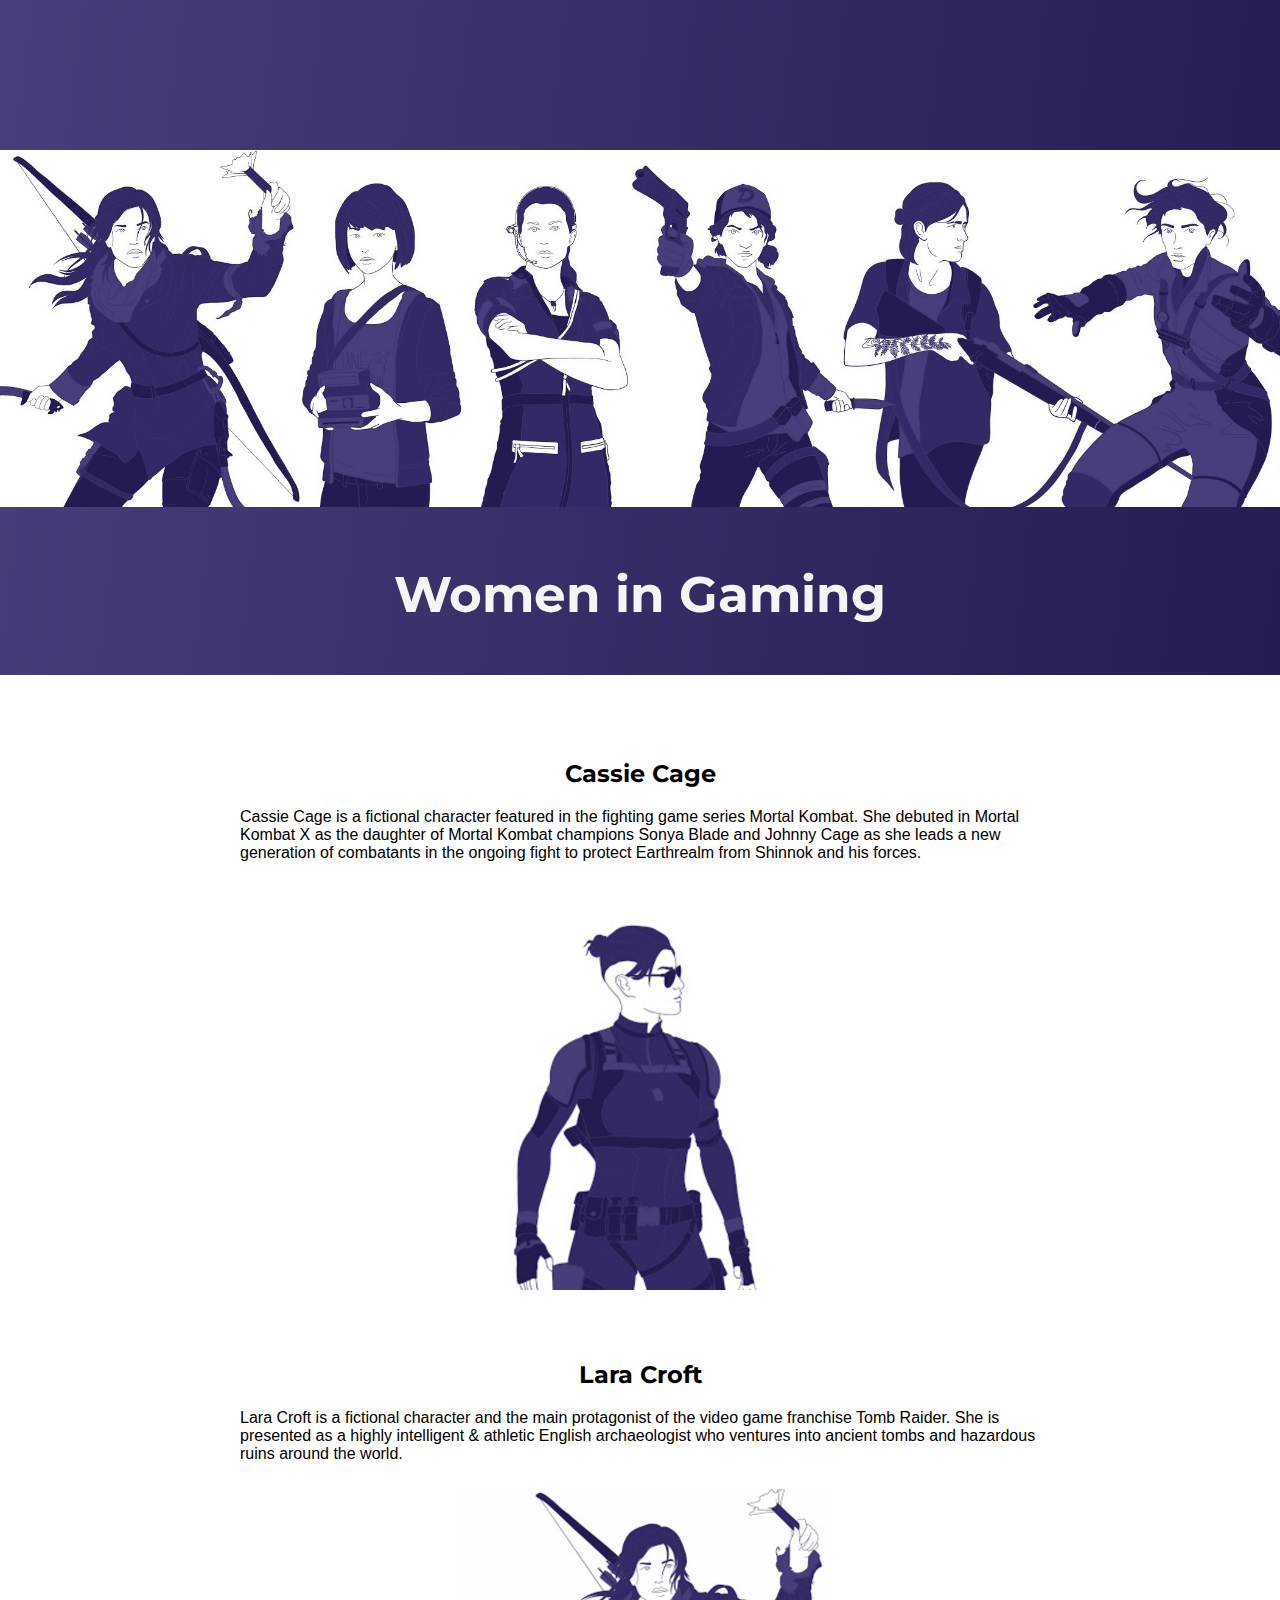
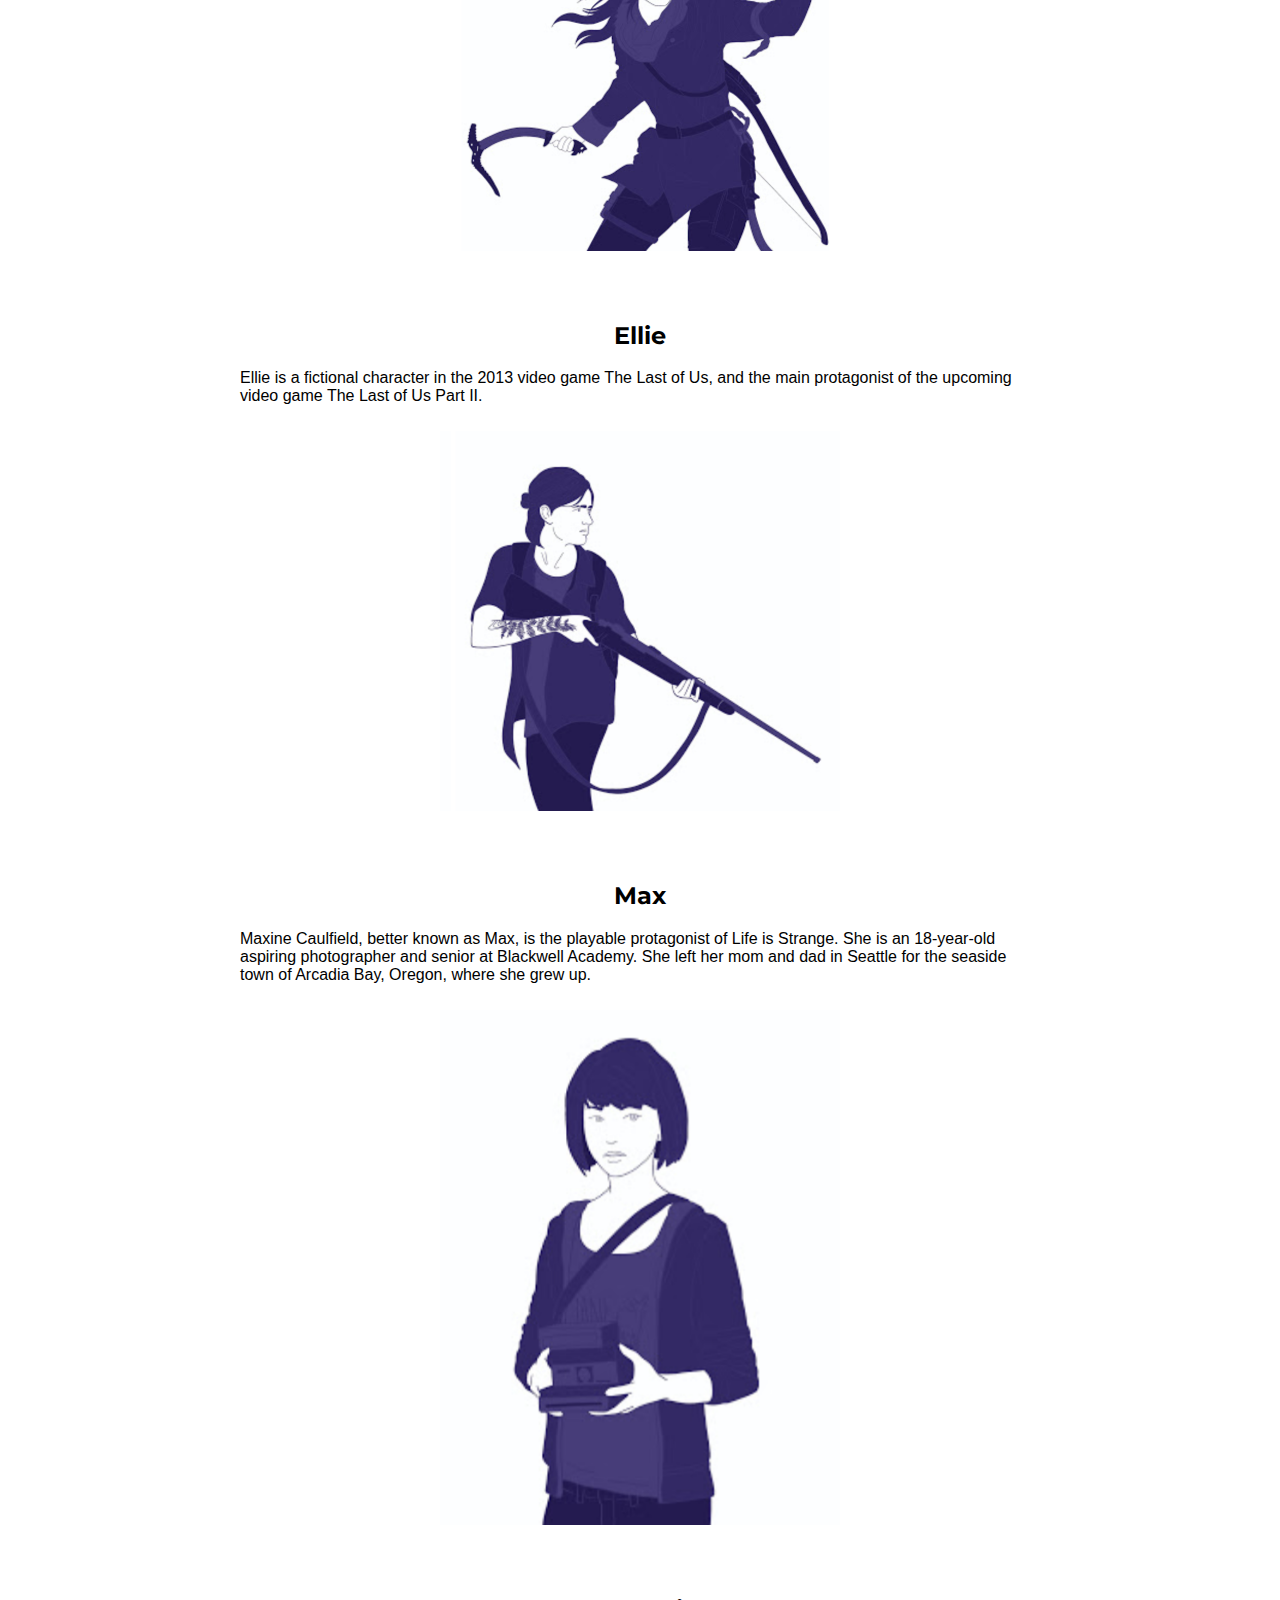
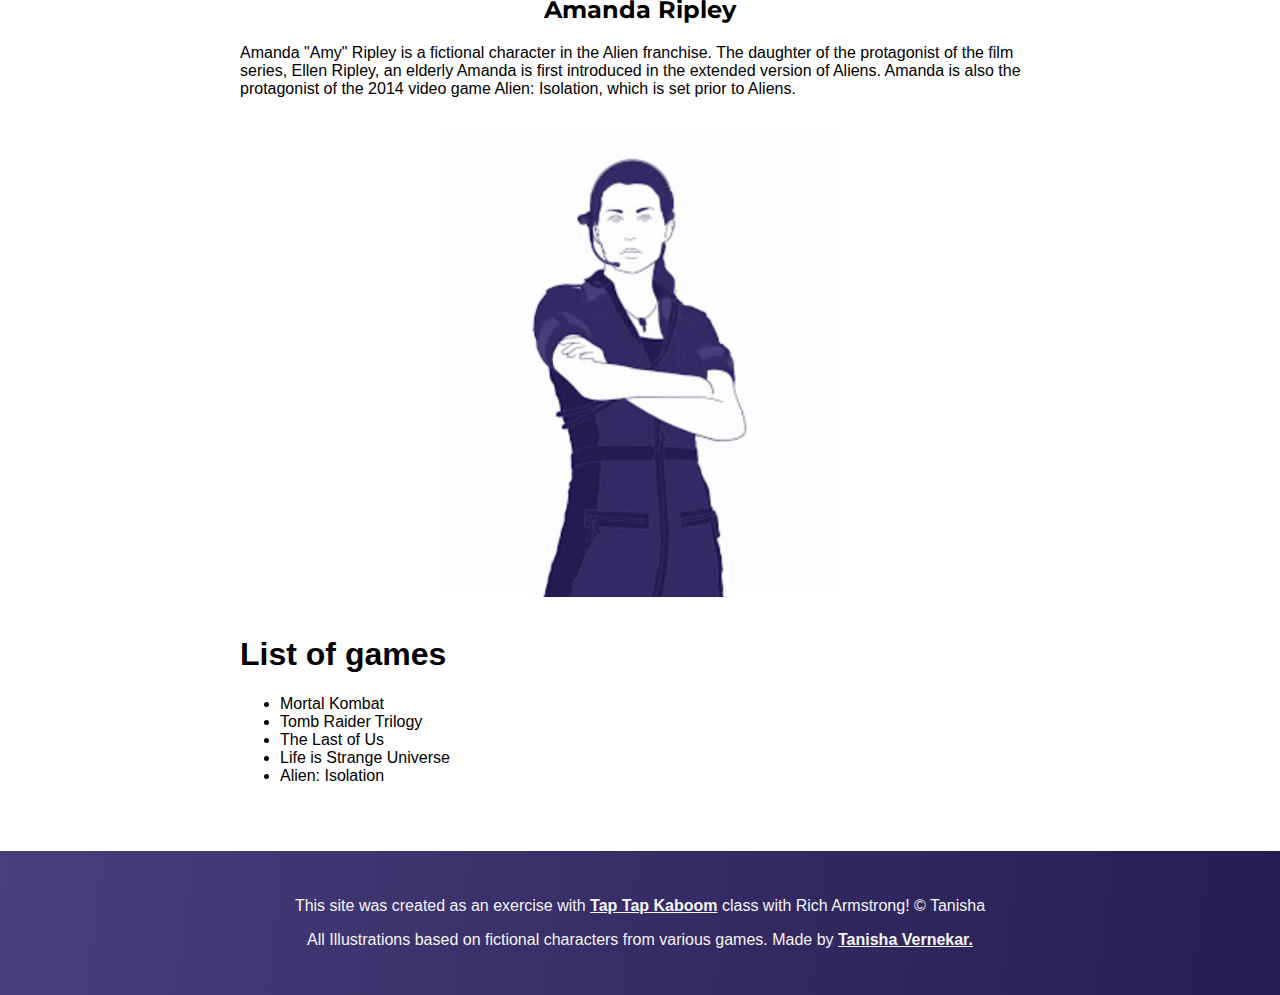
<file: index.html>
<!DOCTYPE html>
<html>
    <head>
        <title>Women in Gaming</title>
        <link rel="icon" href="img/favicon.JPG">
        <link href="https://fonts.googleapis.com/css?family=Montserrat:700&display=swap" rel="stylesheet">
        <link rel="stylesheet" type="text/css" href="css/hero.css"
    </head>
 <body>
     <!-- Header Element-->
     <header>
            <img src="img/wide_compiled.JPG">
            <h1>Women in Gaming</h1>
     </header>
     <!-- Main Element -->
     <main>
        <!--<h2>Featured</h2>
         <p>Illustrations of some of the inspiring women in gaming culture</p>
         <p>Badassery at its best!!</p> --> 
        
         <!-- <hr class="new1"> -->
         <h2>Cassie Cage</h2>
         <p>Cassie Cage is a fictional character featured in the fighting game series Mortal Kombat. She debuted in Mortal Kombat X as the daughter of Mortal Kombat champions Sonya Blade and Johnny Cage as she leads a new generation of combatants in the ongoing fight to protect Earthrealm from Shinnok and his forces.</p>
         <img src="img/cassie-bw.png" class="center">

         <!-- <hr class="new1"> -->
         <h2>Lara Croft</h2>
         <p>Lara Croft is a fictional character and the main protagonist of the video game franchise Tomb Raider. She is presented as a highly intelligent & athletic English archaeologist who ventures into ancient tombs and hazardous ruins around the world.</p>
         <img src="img/lara-bw.png" class="center">

         <!-- <hr class="new1"> -->
         <h2>Ellie</h2>
         <p>Ellie is a fictional character in the 2013 video game The Last of Us, and the main protagonist of the upcoming video game The Last of Us Part II.</p>
         <img src="img/ellie-bw.png" class="center">

         <!-- <hr class="new1"> -->
         <h2>Max</h2>
         <p>Maxine Caulfield, better known as Max, is the playable protagonist of Life is Strange. She is an 18-year-old aspiring photographer and senior at Blackwell Academy. She left her mom and dad in Seattle for the seaside town of Arcadia Bay, Oregon, where she grew up.</p>
         <img src="img/max-bw.png" class="center">

         <!-- <hr class="new1"> -->
         <h2>Amanda Ripley</h2>
         <p>Amanda "Amy" Ripley is a fictional character in the Alien franchise. The daughter of the protagonist of the film series, Ellen Ripley, an elderly Amanda is first introduced in the extended version of Aliens. Amanda is also the protagonist of the 2014 video game Alien: Isolation, which is set prior to Aliens.</p>
         <img src="img/amanda-bw.png" class="center">

         <!-- <hr class="new1"> -->
         <br>
         
         <h1>List of games</h1>
         <ul>
             <li>Mortal Kombat</li>
             <li>Tomb Raider Trilogy</li>
             <li>The Last of Us</li>
             <li>Life is Strange Universe</li>
             <li>Alien: Isolation</li>
         </ul>

     </main>

     <!-- Footer Element -->
     <footer>
         <p>This site was created as an exercise with <a href="https://taptapkaboom.com/" target="_blank">Tap Tap Kaboom</a> class with Rich Armstrong! &copy; Tanisha</p>
         <p>All Illustrations based on fictional characters from various games. Made by <a href="https://www.behance.net/tanishavernekar/" target="_blank">Tanisha Vernekar.</a> </p>
     </footer>
 </body>
</html>
</file>
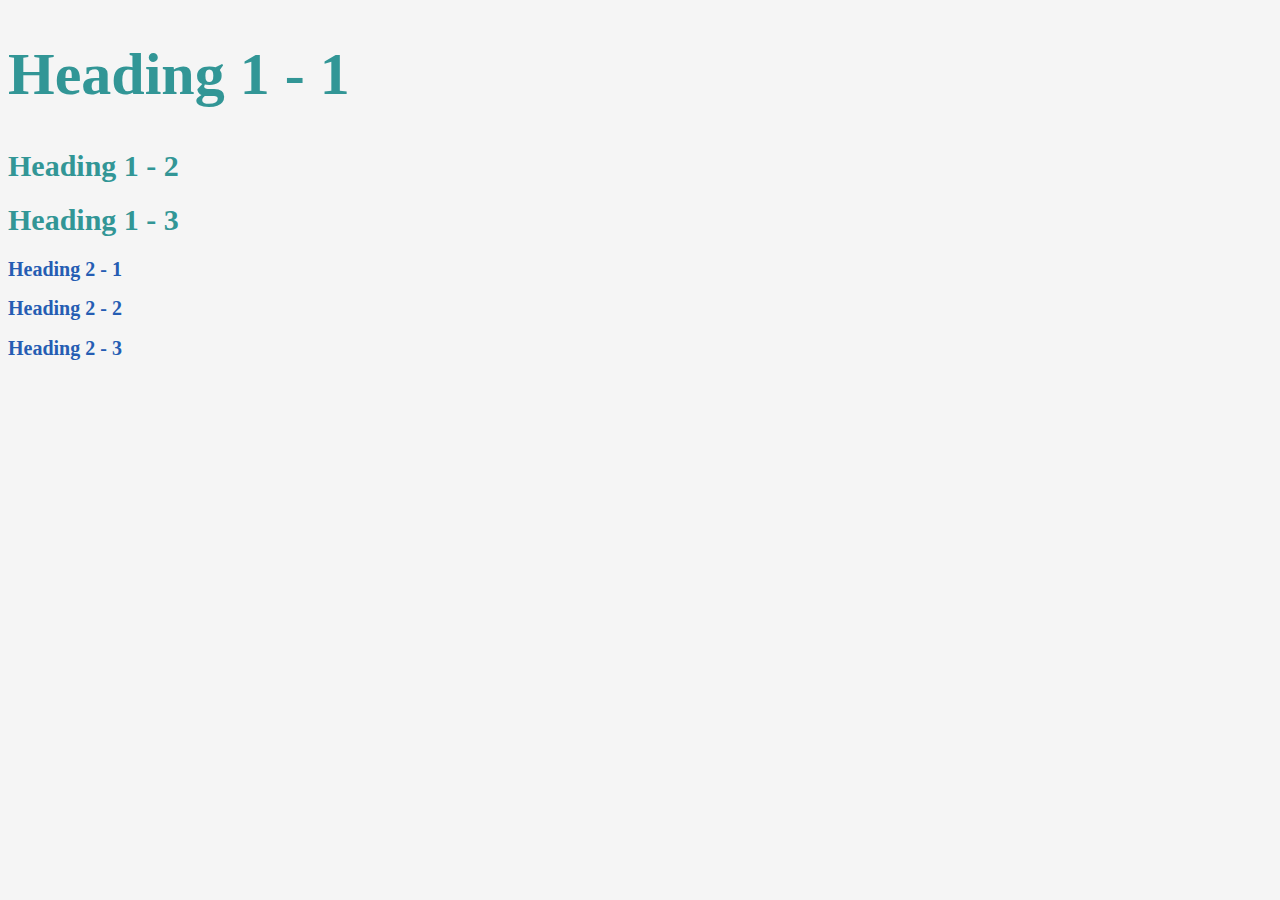
<file: style-test.html>
<!DOCTYPE html>
<html lang="en">
<head>
    <meta charset="UTF-8">
    <meta name="viewport" content="width=device-width, initial-scale=1.0">
    <meta http-equiv="X-UA-Compatible" content="ie=edge">
    <title>Document - Style Test</title>
<link rel="stylesheet" type="text/css" href="css/test.css">

</head>
<body>
    <h1 class="big">Heading 1 - 1</h1>
    <h1>Heading 1 - 2</h1>
    <h1>Heading 1 - 3</h1>
    <h2>Heading 2 - 1</h2>
    <h2>Heading 2 - 2</h2>
    <h2>Heading 2 - 3</h2>

</body>
</html>
</file>
<file: css/hero.css>
body {
    margin: 0;
    font-family: 'Lucida Sans', 'Lucida Sans Regular', 'Lucida Grande', 'Lucida Sans Unicode', Geneva, Verdana, sans-serif;
}

header{
    background-color: #000000;
    background: linear-gradient(97.24deg, rgb(72, 62, 123) 0%, rgb(37, 28, 81) 100%);
    text-align: center;
    padding-top: 150px;
    /*padding-left: 100px;
    padding-right: 100px;*/
}

header h1{
    font-family: 'Montserrat', sans-serif;
    color: whitesmoke;
    padding-top: 20px;
    padding-bottom: 50px;
    font-size: 50px;
}

header img{
    border: 0px solid #332965;
    width: 100%;
}

main{
    max-width: 800px;
    margin: 0 auto;
    padding: 0 40px;
    padding-bottom: 50px;
}

main img{
    max-width: 100%;
    padding-top: 10px;
}


main h2{
    padding-top: 50px;
    text-align: center;
    font-family: 'Montserrat', sans-serif;

}

footer {
    background: linear-gradient(97.24deg, rgb(72, 62, 123) 0%, rgb(37, 28, 81) 100%);
    text-align: center;
    padding-top: 30px;
    padding-bottom: 30px;
}

footer p{
    color: whitesmoke;
}

.center {
    display: block;
    margin-left: auto;
    margin-right: auto;
    width: 50%;
  }

  hr.new1 {
    border-top: 0px solid linear-gradient(97.24deg, rgb(72, 62, 123) 0%, rgb(37, 28, 81) 100%);
    /*width: auto;
    border: 15px solid green;
    padding: 50px;
    margin: 20px;*/
  }
  
  a{
    color: whitesmoke;
    font-weight: bold;
  }

  a:hover{
    color: rgb(142, 136, 189);
    font-weight: bolder;
    opacity: 40%;
  }
</file>
<file: css/test.css>
body{
    background-color: whitesmoke
}

h1{
font-size: 30px; 
color: #329696;
}
h2{
font-size: 20px; 
color: #255db3;
}

.big{
font-size: 60px; 
}
</file>
